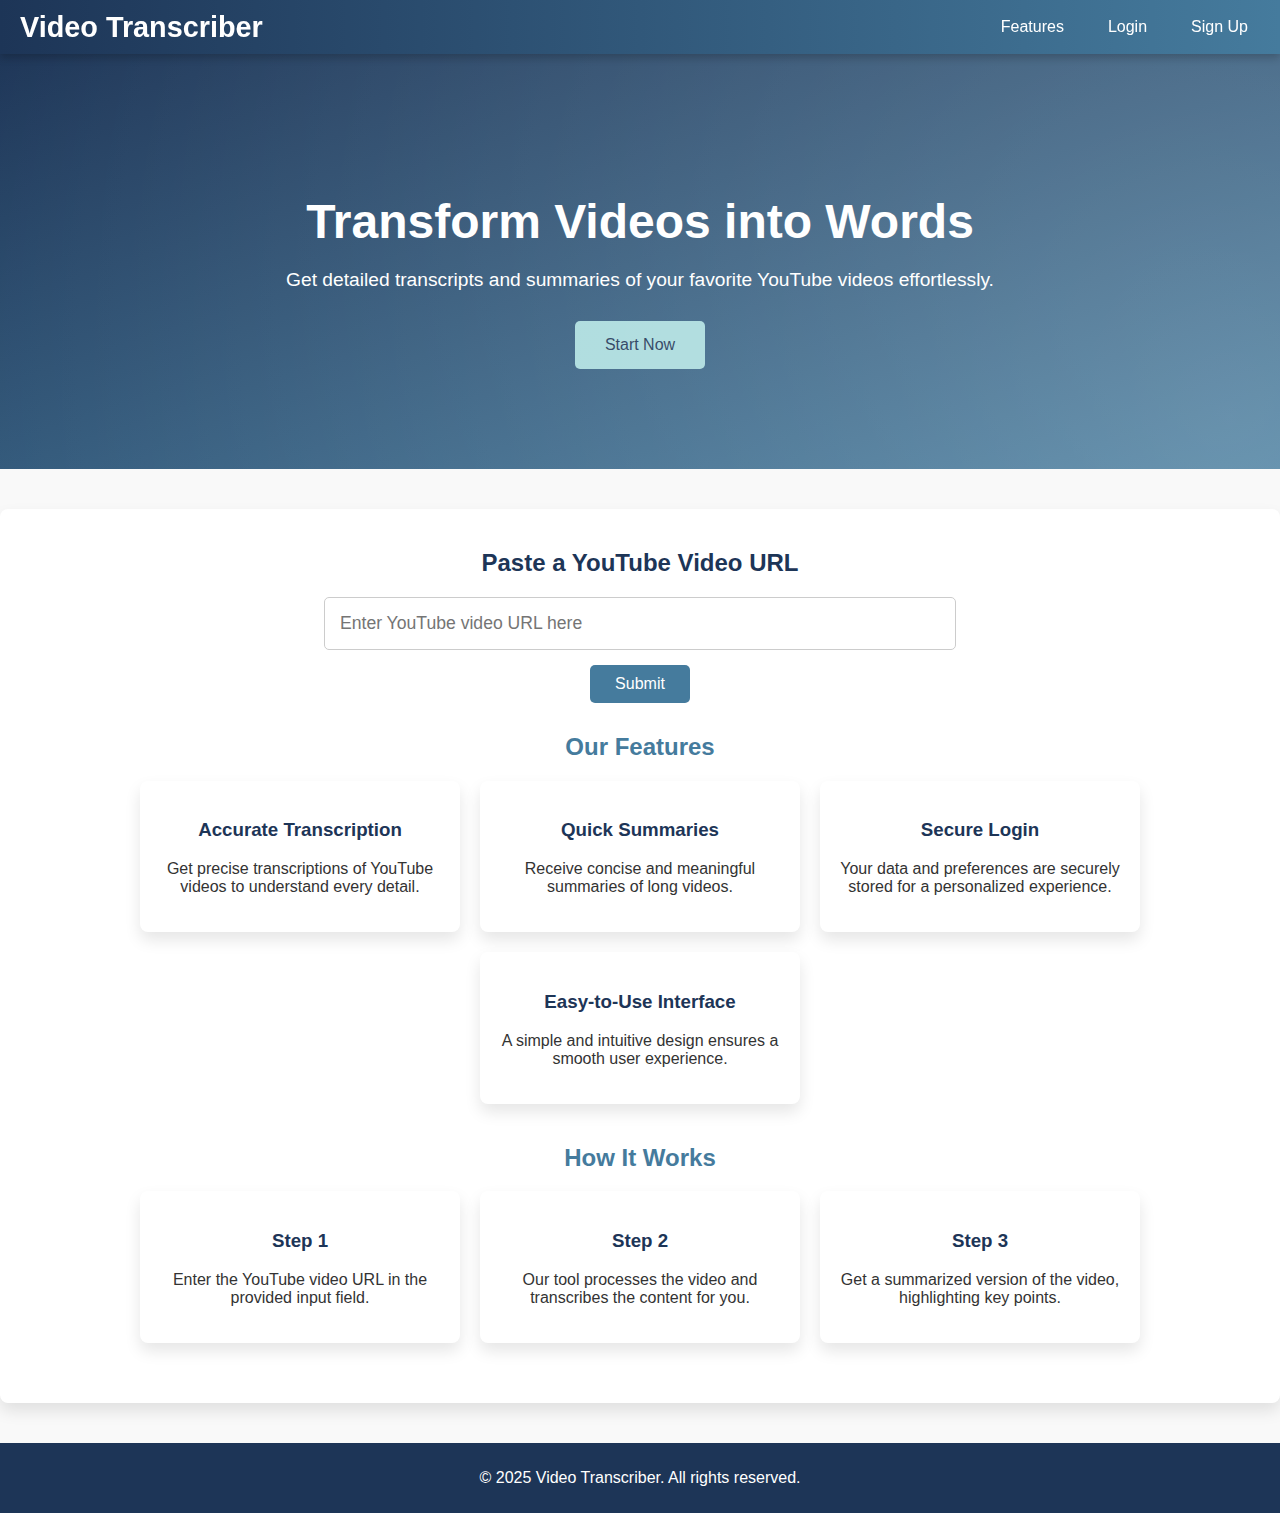
<file: templates/index.html>
<!DOCTYPE html>
<html lang="en">
<head>
    <meta charset="UTF-8">
    <meta name="viewport" content="width=device-width, initial-scale=1.0">
    <title>Video Transcriber & Summarizer</title>
    <link rel="stylesheet" href="../static/css/main.css">
</head>
<body>
    <header>
        <h1>Video Transcriber</h1>
        <nav>
            <a href="#features">Features</a>
            <a href="login.html">Login</a>
            <a href="signup.html">Sign Up</a>
        </nav>
    </header>

    <div class="hero">
        <h2>Transform Videos into Words</h2>
        <p>Get detailed transcripts and summaries of your favorite YouTube videos effortlessly.</p>
        <button onclick="document.getElementById('videoUrl').focus()">Start Now</button>
    </div>

    <div class="container">
        <h2>Paste a YouTube Video URL</h2>
        <form id="urlForm" action="{{ url_for('summery') }}" method="POST">
            <input type="url" id="videoUrl" name="videoUrl" placeholder="Enter YouTube video URL here" required>
            <button type="submit">Submit</button>
        </form>

        <div class="feature-section" id="features">
            <h2>Our Features</h2>
            <div class="feature-cards">
                <div class="feature-card">
                    <h3>Accurate Transcription</h3>
                    <p>Get precise transcriptions of YouTube videos to understand every detail.</p>
                </div>
                <div class="feature-card">
                    <h3>Quick Summaries</h3>
                    <p>Receive concise and meaningful summaries of long videos.</p>
                </div>
                <div class="feature-card">
                    <h3>Secure Login</h3>
                    <p>Your data and preferences are securely stored for a personalized experience.</p>
                </div>
                <div class="feature-card">
                    <h3>Easy-to-Use Interface</h3>
                    <p>A simple and intuitive design ensures a smooth user experience.</p>
                </div>
            </div>
        </div>
        <div class="how-it-works">
            <h2>How It Works</h2>
            <div class="steps">
                <div class="step-card">
                    <h3>Step 1</h3>
                    <p>Enter the YouTube video URL in the provided input field.</p>
                </div>
                <div class="step-card">
                    <h3>Step 2</h3>
                    <p>Our tool processes the video and transcribes the content for you.</p>
                </div>
                <div class="step-card">
                    <h3>Step 3</h3>
                    <p>Get a summarized version of the video, highlighting key points.</p>
                </div>
            </div>
        </div>
    </div>
        <footer>
            <p>© 2025 Video Transcriber. All rights reserved.</p>
        </footer>
    </body>
</html>
</file>
<file: static/css/main.css>
body {
    font-family: Arial, sans-serif;
    margin: 0;
    padding: 0;
    background-color: #f9f9f9;
    color: #333;
    overflow-x: hidden;
}
header {
    background: linear-gradient(90deg, #1d3557, #457b9d);
    color: white;
    padding: 10px 20px;
    display: flex;
    justify-content: space-between;
    align-items: center;
    position: sticky;
    top: 0;
    z-index: 1000;
    box-shadow: 0 4px 8px rgba(0, 0, 0, 0.2);
}
header h1 {
    margin: 0;
    font-size: 1.8rem;
}
header nav {
    display: flex;
    gap: 20px;
}
header a {
    color: white;
    text-decoration: none;
    font-size: 1rem;
    padding: 8px 12px;
    border-radius: 5px;
    transition: background-color 0.3s, transform 0.2s;
}
header a:hover {
    background-color: #a8dadc;
    color: #1d3557;
    transform: scale(1.1);
}
.hero {
    text-align: center;
    padding: 100px 20px;
    background: linear-gradient(to bottom right, #1d3557, #457b9d);
    color: white;
    position: relative;
    overflow: hidden;
}
.hero::before {
    content: '';
    position: absolute;
    top: -50px;
    left: -50px;
    width: 200%;
    height: 200%;
    background: radial-gradient(circle, rgba(255, 255, 255, 0.2), rgba(0, 0, 0, 0));
    animation: rotateGradient 20s infinite linear;
}
@keyframes rotateGradient {
    from {
        transform: rotate(0deg);
    }
    to {
        transform: rotate(360deg);
    }
}
.hero h2 {
    font-size: 3rem;
    margin-bottom: 20px;
    animation: fadeIn 1.5s ease-out;
}
.hero p {
    font-size: 1.2rem;
    margin-bottom: 30px;
}
.hero button {
    padding: 15px 30px;
    font-size: 1rem;
    color: #1d3557;
    background-color: #a8dadc;
    border: none;
    border-radius: 5px;
    cursor: pointer;
    transition: background-color 0.3s, transform 0.2s;
}
.hero button:hover {
    background-color: #f1faee;
    transform: scale(1.1);
}
.container {
    max-width: 100%;
    margin: 40px 0;
    padding: 20px;
    background-color: white;
    border-radius: 8px;
    box-shadow: 0 8px 16px rgba(0, 0, 0, 0.1);
    padding-left: 0;
    padding-right: 0;
}
.container h2 {
    text-align: center;
    color: #1d3557;
}
form {
    margin-top: 20px;
display: flex;
flex-direction: column;
align-items: center; /* Center the form */
gap: 15px;
width: 80%; /* Increase form width */
max-width: 600px; /* Limit the max width */
margin: 0 auto; /* Center the form horizontally on the page */
}


input[type="url"] {
width: 100%; /* Make input field fill the form width */
padding: 15px; /* Add more padding for a larger input field */
font-size: 1.1rem; /* Increase font size */
border: 1px solid #ccc;
border-radius: 5px;
transition: box-shadow 0.3s;
}

input[type="url"]:focus {
box-shadow: 0 0 8px #457b9d;
outline: none;
}

button[type="submit"] {
padding: 10px 25px; /* Slightly larger button */
font-size: 1rem;
background-color: #457b9d;
color: white;
border: none;
border-radius: 5px;
cursor: pointer;
transition: background-color 0.3s, transform 0.2s;
}

button[type="submit"]:hover {
background-color: #1d3557;
transform: scale(1.05);
}

.feature-section {
    margin-top: 30px;
    text-align: center;
}
.feature-section h2 {
    color: #457b9d;
}
.feature-cards {
    display: flex;
    flex-wrap: wrap;
    gap: 20px;
    justify-content: center;
    margin-top: 20px;
}
.feature-card {
    background-color: white;
    border-radius: 8px;
    box-shadow: 0 8px 16px rgba(0, 0, 0, 0.1);
    width: 280px;
    padding: 20px;
    text-align: center;
    transition: transform 0.3s;
}
.feature-card:hover {
    transform: scale(1.05);
}
.feature-card h3 {
    color: #1d3557;
}
.feature-card p {
    color: #333;
}
.how-it-works {
    margin: 40px auto;
    max-width: 100%;
    text-align: center;
}
.how-it-works h2 {
    color: #457b9d;
}
.steps {
    display: flex;
    flex-wrap: wrap;
    gap: 20px;
    justify-content: center;
}
.step-card {
    background-color: white;
    border-radius: 8px;
    box-shadow: 0 8px 16px rgba(0, 0, 0, 0.1);
    width: 280px;
    padding: 20px;
    text-align: center;
}
.step-card h3 {
    color: #1d3557;
}
.step-card p {
    color: #333;
}
footer {
    text-align: center;
    margin-top: 40px;
    padding: 10px 0;
    background-color: #1d3557;
    color: white;
}
</file>
